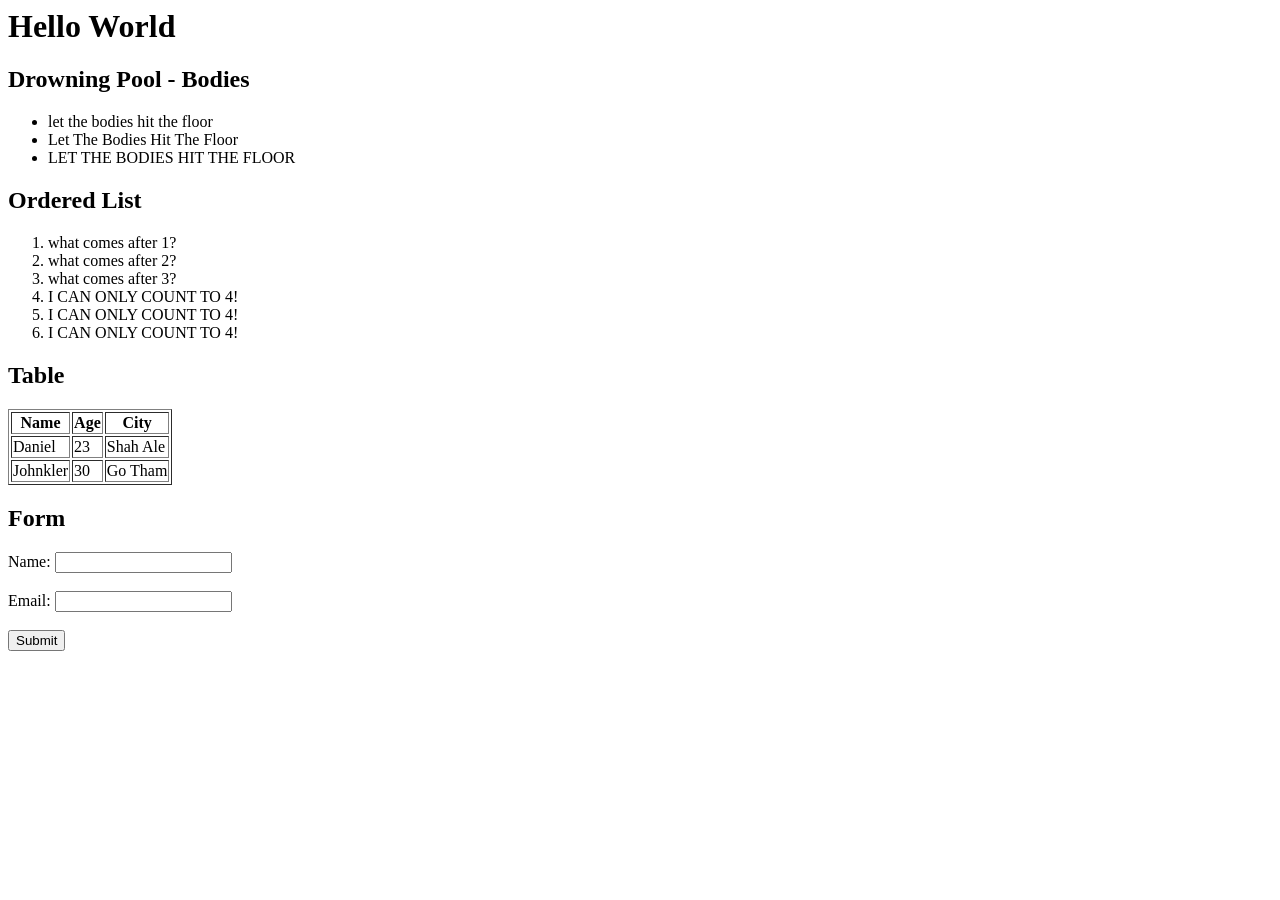
<file: Lab1/index.html>
<html>
    <head>
        <title>Hello World</title>
    </head>
    <body>
        <h1>Hello World</h1>
        
        <h2>Drowning Pool - Bodies</h2>
        <ul>
            <li>let the bodies hit the floor</li>
            <li>Let The Bodies Hit The Floor</li>
            <li>LET THE BODIES HIT THE FLOOR</li>
        </ul>
        
        <h2>Ordered List</h2>
        <ol>
            <li>what comes after 1?</li>
            <li>what comes after 2?</li>
            <li>what comes after 3?</li>
            <li>I CAN ONLY COUNT TO 4!</li>
            <li>I CAN ONLY COUNT TO 4!</li>
            <li>I CAN ONLY COUNT TO 4!</li>
        </ol>
        
        <h2>Table</h2>
        <table border="1">
            <tr>
                <th>Name</th>
                <th>Age</th>
                <th>City</th>
            </tr>
            <tr>
                <td>Daniel</td>
                <td>23</td>
                <td>Shah Ale</td>
            </tr>
            <tr>
                <td>Johnkler</td>
                <td>30</td>
                <td>Go Tham</td>
            </tr>
        </table>
        
        <h2>Form</h2>
        <form>
            <label for="name">Name:</label>
            <input type="text" id="name" name="name"><br><br>
            <label for="email">Email:</label>
            <input type="email" id="email" name="email"><br><br>
            <input type="submit" value="Submit">
        </form>
    </body>
</html>
</file>
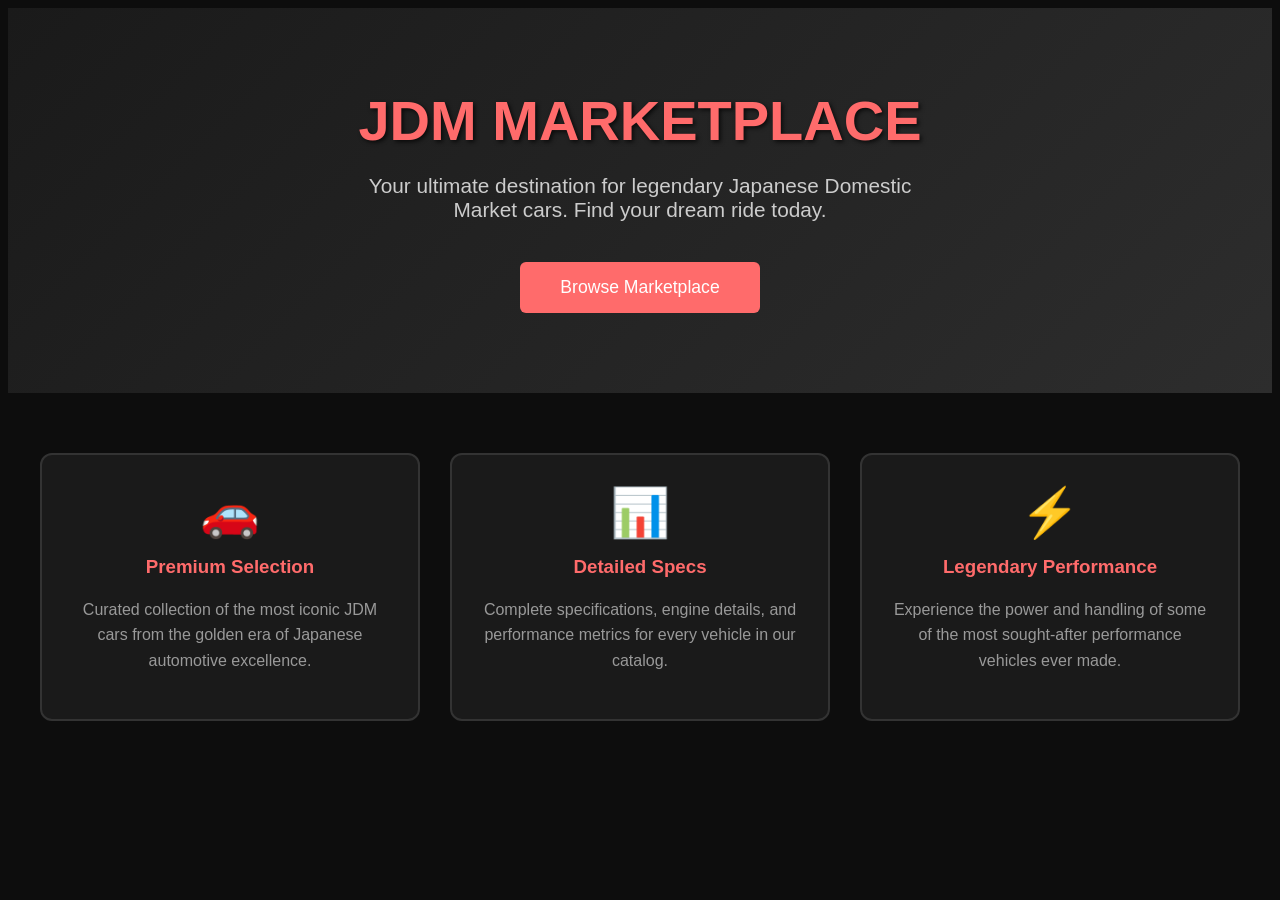
<file: Lab3/index.htm>
<!DOCTYPE html>
<html lang="en">
<head>
  <meta charset="UTF-8">
  <title>Home - JDM Marketplace</title>
  <link rel="stylesheet" href="style.css">
  <style>
    .hero {
      background: linear-gradient(135deg, #1a1a1a 0%, #2d2d2d 100%);
      padding: 80px 20px;
      text-align: center;
      color: white;
    }

    .hero h1 {
      font-size: 3.5em;
      margin: 0 0 20px 0;
      color: #ff6b6b;
      text-shadow: 2px 2px 4px rgba(0,0,0,0.7);
    }

    .hero p {
      font-size: 1.3em;
      color: #ccc;
      margin-bottom: 40px;
      max-width: 600px;
      margin-left: auto;
      margin-right: auto;
    }

    .cta-btn {
      display: inline-block;
      padding: 15px 40px;
      background: #ff6b6b;
      color: white;
      text-decoration: none;
      border-radius: 6px;
      font-size: 1.1em;
      cursor: pointer;
      transition: background 0.3s, transform 0.3s;
      border: none;
    }

    .cta-btn:hover {
      background: #ff5252;
      transform: scale(1.05);
    }

    .features {
      display: grid;
      grid-template-columns: repeat(3, 1fr);
      gap: 30px;
      padding: 60px 20px;
      max-width: 1200px;
      margin: 0 auto;
    }

    .feature-card {
      background: #1a1a1a;
      padding: 30px;
      border-radius: 12px;
      text-align: center;
      border: 2px solid #333;
      transition: border-color 0.3s;
    }

    .feature-card:hover {
      border-color: #ff6b6b;
    }

    .feature-card h3 {
      color: #ff6b6b;
      margin-top: 15px;
    }

    .feature-card p {
      color: #999;
      line-height: 1.6;
    }

    .icon {
      font-size: 3em;
      margin-bottom: 10px;
    }

    @media (max-width: 768px) {
      .hero h1 {
        font-size: 2.5em;
      }

      .features {
        grid-template-columns: 1fr;
      }
    }
  </style>
</head>
<body>

<div class="hero">
  <h1>JDM MARKETPLACE</h1>
  <p>Your ultimate destination for legendary Japanese Domestic Market cars. Find your dream ride today.</p>
  <a href="market.htm" class="cta-btn">Browse Marketplace</a>
</div>

<div class="features">
  <div class="feature-card">
    <div class="icon">🚗</div>
    <h3>Premium Selection</h3>
    <p>Curated collection of the most iconic JDM cars from the golden era of Japanese automotive excellence.</p>
  </div>

  <div class="feature-card">
    <div class="icon">📊</div>
    <h3>Detailed Specs</h3>
    <p>Complete specifications, engine details, and performance metrics for every vehicle in our catalog.</p>
  </div>

  <div class="feature-card">
    <div class="icon">⚡</div>
    <h3>Legendary Performance</h3>
    <p>Experience the power and handling of some of the most sought-after performance vehicles ever made.</p>
  </div>
</div>

</body>
</html>
</file>
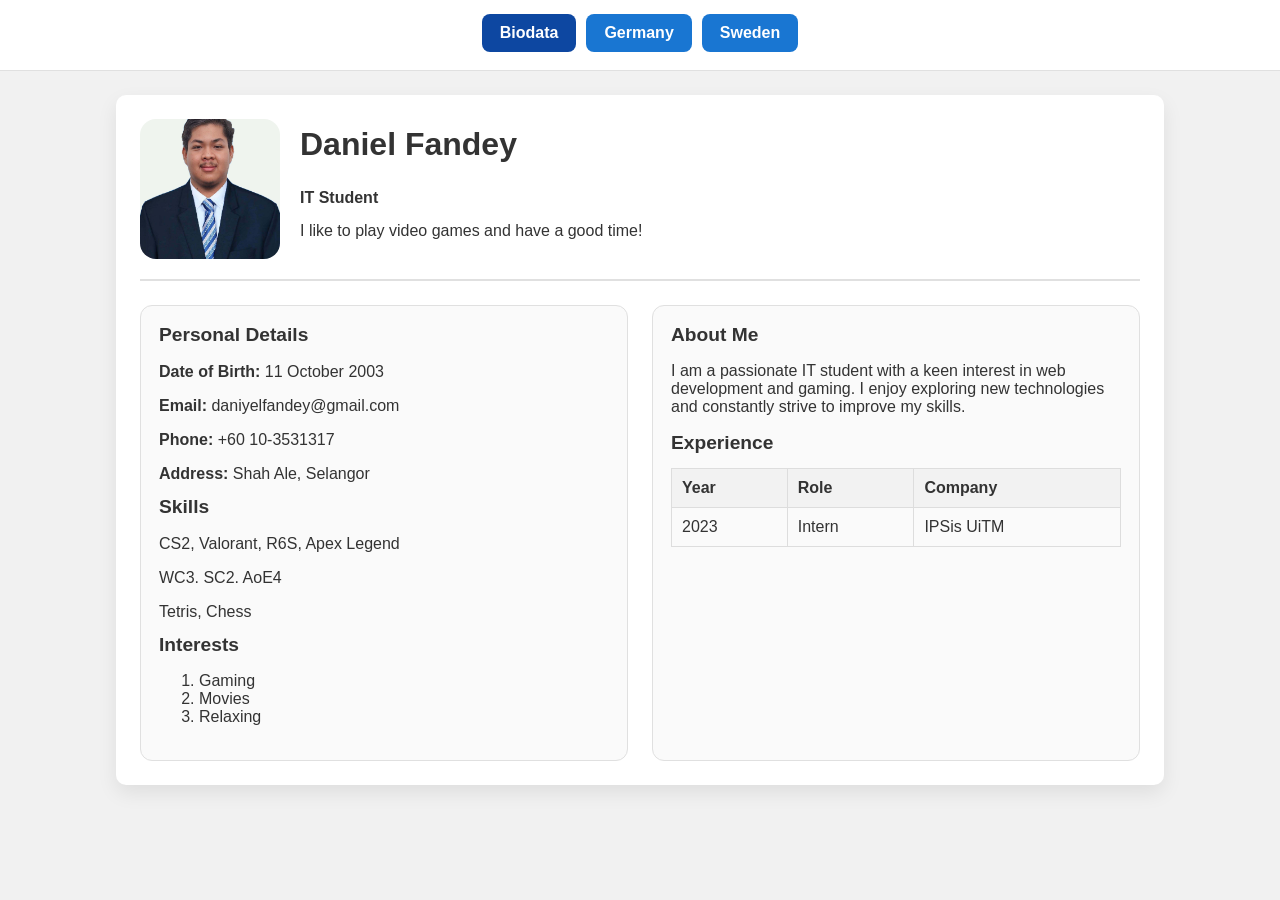
<file: Lab2/biodata.html>
<!DOCTYPE html>
<html lang="en">
    <head><link rel="icon" href="favicon.ico">
        <meta charset="UTF-8">
        <meta name="viewport" content="width=device-width, initial-scale=1.0">
        <title>Biodata</title>
        <style>
            body {
                font-family: Arial, sans-serif;
                margin: 0;
                padding: 0;
                background: #f1f1f1;
                color: #333;
            }
            .page {
                max-width: 1000px;
                margin: 24px auto;
                padding: 24px;
                background: #fff;
                border-radius: 10px;
                box-shadow: 0 8px 20px rgba(0, 0, 0, 0.08);
            }
            .page h1,
            .page h2,
            .page h3 {
                margin-top: 0;
            }
            .header {
                display: flex;
                flex-wrap: wrap;
                align-items: center;
                gap: 20px;
                border-bottom: 2px solid #e0e0e0;
                padding-bottom: 20px;
                margin-bottom: 24px;
            }
            .profile-photo {
                width: 140px;
                height: 140px;
                border-radius: 16px;
                object-fit: cover;
                background: #d9d9d9;
                display: block;
            }
            .profile-summary {
                flex: 1;
                min-width: 220px;
            }
            .profile-summary p {
                line-height: 1.6;
                margin: 8px 0;
            }
            .content-grid {
                display: grid;
                grid-template-columns: 1fr 1fr;
                gap: 24px;
            }
            .panel {
                background: #fafafa;
                border: 1px solid #e0e0e0;
                border-radius: 12px;
                padding: 18px;
            }
            .panel h2 {
                margin-bottom: 14px;
                font-size: 1.2rem;
            }
            .info-list,
            .skills-list {
                list-style: none;
                padding-left: 0;
                margin: 0;
            }
            .info-list li,
            .skills-list li {
                margin-bottom: 10px;
                line-height: 1.5;
            }
            .info-label {
                font-weight: 700;
            }
            .experience-table {
                width: 100%;
                border-collapse: collapse;
            }
            .experience-table th,
            .experience-table td {
                padding: 10px;
                border: 1px solid #ddd;
                text-align: left;
            }
            .experience-table th {
                background: #f2f2f2;
            }
            .form-group {
                display: flex;
                flex-direction: column;
                gap: 8px;
                margin-bottom: 16px;
            }
            .form-group input,
            .form-group textarea {
                padding: 10px;
                border: 1px solid #ccc;
                border-radius: 6px;
                font-size: 1rem;
                width: 100%;
            }
            .form-group textarea {
                resize: vertical;
                min-height: 100px;
            }
            .button {
                display: inline-block;
                padding: 10px 18px;
                background: #1976d2;
                color: #fff;
                border: none;
                border-radius: 8px;
                cursor: pointer;
                text-decoration: none;
                font-weight: 600;
            }
            .nav-bar {
                display: flex;
                flex-wrap: wrap;
                justify-content: center;
                gap: 10px;
                padding: 14px 0 18px;
                margin-bottom: 20px;
                background: #fff;
                border-bottom: 1px solid #e0e0e0;
            }
            .nav-link {
                display: inline-block;
                padding: 10px 18px;
                background: #1976d2;
                color: #fff;
                border-radius: 8px;
                text-decoration: none;
                font-weight: 600;
                transition: background 0.2s ease;
            }
            .nav-link:hover {
                background: #145ea8;
            }
            .nav-link.active {
                background: #0d47a1;
            }
            @media (max-width: 760px) {
                .content-grid {
                    grid-template-columns: 1fr;
                }
            }
        </style>
    </head>
    <body>
        <nav class="nav-bar">
            <a class="nav-link active" href="biodata.html">Biodata</a>
            <a class="nav-link" href="place1.html">Germany</a>
            <a class="nav-link" href="place2.html">Sweden</a>
        </nav>
        <div class="page">
            <div class="header">
                <img class="profile-photo" src="profile.jpg" alt="Profile photo">
                <div class="profile-summary">
                    <h1>Daniel Fandey</h1>
                    <p><strong>IT Student</strong></p>
                    <p>I like to play video games and have a good time!</p>
                </div>
            </div>

            <div class="content-grid">
                <section class="panel">
                    <h2>Personal Details</h2>
                    <ul class="info-list">
                        <li><span class="info-label">Date of Birth:</span> 11 October 2003</li>
                        <li><span class="info-label">Email:</span> daniyelfandey@gmail.com</li>
                        <li><span class="info-label">Phone:</span> +60 10-3531317</li>
                        <li><span class="info-label">Address:</span> Shah Ale, Selangor</li>
                    </ul>

                    <h2>Skills</h2>
                    <ul class="skills-list">
                        <li>CS2, Valorant, R6S, Apex Legend</li>
                        <li>WC3. SC2. AoE4</li>
                        <li>Tetris, Chess</li>
                    </ul>

                    <h2>Interests</h2>
                    <ol>
                        <li>Gaming</li>
                        <li>Movies</li>
                        <li>Relaxing</li>
                    </ol>
                </section>

                <section class="panel">
                    <h2>About Me</h2>
                    <p>I am a passionate IT student with a keen interest in web development and gaming. I enjoy exploring new technologies and constantly strive to improve my skills.</p>

                    <h2>Experience</h2>
                    <table class="experience-table">
                        <thead>
                            <tr>
                                <th>Year</th>
                                <th>Role</th>
                                <th>Company</th>
                            </tr>
                        </thead>
                        <tbody>
                            <tr>
                                <td>2023</td>
                                <td>Intern</td>
                                <td>IPSis UiTM</td>
                            </tr>
                            
                        </tbody>
                    </table>
<!--                    
                    <h2>Contact Form</h2>
                    <form>
                        <div class="form-group">
                            <label for="fullname">Full Name</label>
                            <input type="text" id="fullname" name="fullname" placeholder="Enter your name">
                        </div>
                        <div class="form-group">
                            <label for="email">Email</label>
                            <input type="email" id="email" name="email" placeholder="Enter your email">
                        </div>
                        <div class="form-group">
                            <label for="message">Message</label>
                            <textarea id="message" name="message" placeholder="Write a short message"></textarea>
                        </div>
                        <button type="submit" class="button">Send Message</button>
                    </form>
                </section>
            </div>
        </div>
    </body>
</html>
-->
</file>
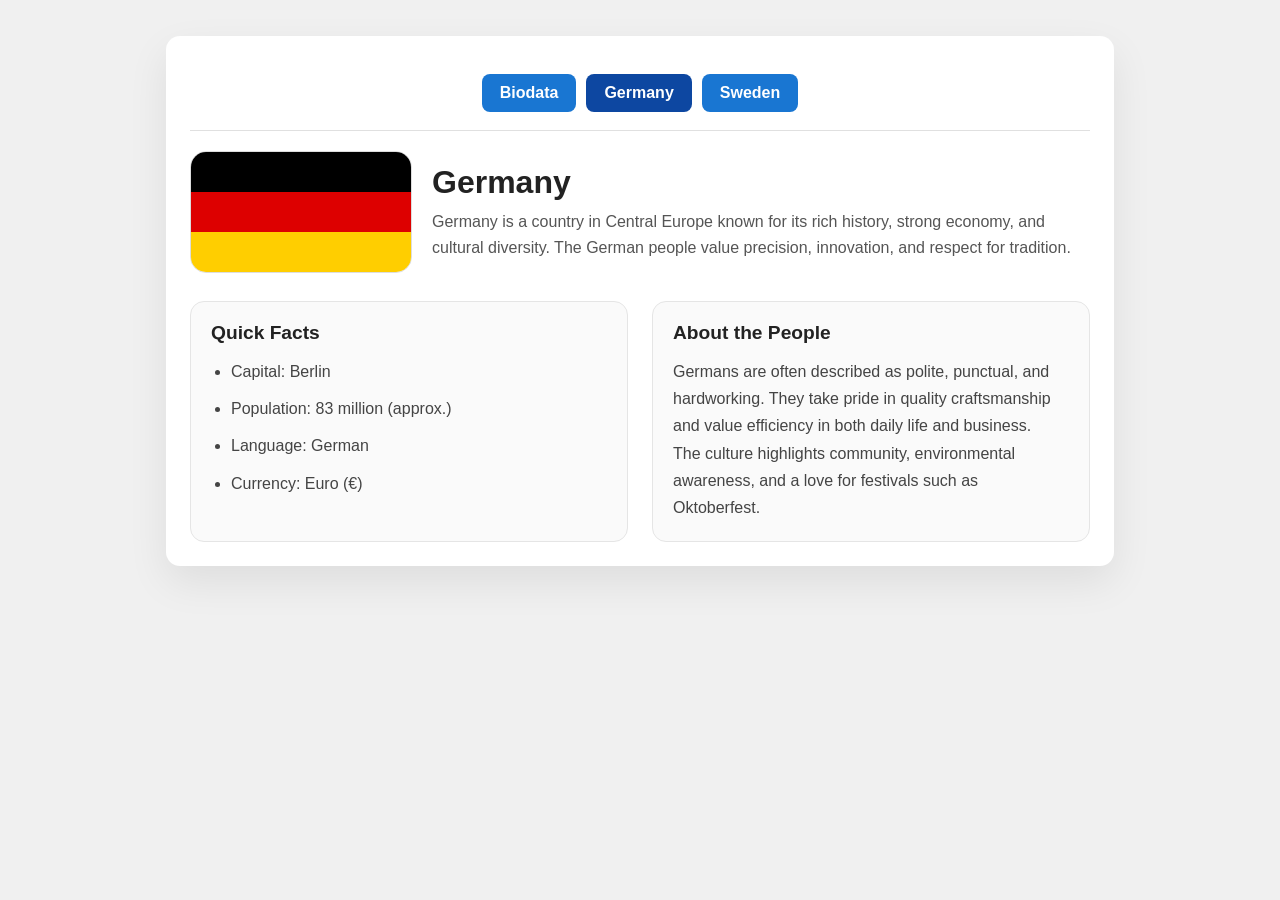
<file: Lab2/place1.html>
<!DOCTYPE html>
<html lang="en">
    <head><link rel="icon" href="favicon.ico">
        <meta charset="UTF-8">
        <meta name="viewport" content="width=device-width, initial-scale=1.0">
        <title>Germany</title>
        <style>
            body {
                margin: 0;
                font-family: Arial, sans-serif;
                background: #f0f0f0;
                color: #222;
            }
            .container {
                max-width: 900px;
                margin: 36px auto;
                padding: 24px;
                background: #fff;
                border-radius: 14px;
                box-shadow: 0 16px 40px rgba(0, 0, 0, 0.08);
            }
            .hero {
                display: flex;
                flex-wrap: wrap;
                align-items: center;
                gap: 20px;
                margin-bottom: 28px;
            }
            .nav-bar {
                display: flex;
                flex-wrap: wrap;
                justify-content: center;
                gap: 10px;
                padding: 14px 0 18px;
                margin-bottom: 20px;
                background: #fff;
                border-bottom: 1px solid #e0e0e0;
            }
            .nav-link {
                display: inline-block;
                padding: 10px 18px;
                background: #1976d2;
                color: #fff;
                border-radius: 8px;
                text-decoration: none;
                font-weight: 600;
                transition: background 0.2s ease;
            }
            .nav-link:hover {
                background: #145ea8;
            }
            .nav-link.active {
                background: #0d47a1;
            }
            .flag-card {
                width: 220px;
                height: 120px;
                border-radius: 16px;
                overflow: hidden;
                border: 1px solid #ddd;
                box-shadow: inset 0 0 0 1px rgba(0,0,0,0.03);
            }
            .flag-stripe {
                width: 100%;
                height: 33.33%;
            }
            .flag-black { background: #000; }
            .flag-red { background: #dd0000; }
            .flag-gold { background: #ffce00; }
            .title-block {
                flex: 1;
                min-width: 240px;
            }
            .title-block h1 {
                margin: 0 0 8px;
                font-size: 2rem;
            }
            .title-block p {
                margin: 0;
                color: #555;
                line-height: 1.6;
            }
            .details {
                display: grid;
                gap: 24px;
                grid-template-columns: 1fr 1fr;
            }
            .panel {
                background: #fafafa;
                border: 1px solid #e5e5e5;
                border-radius: 14px;
                padding: 20px;
            }
            .panel h2 {
                margin-top: 0;
                margin-bottom: 14px;
                font-size: 1.2rem;
            }
            .panel p,
            .panel ul {
                margin: 0;
                line-height: 1.7;
                color: #444;
            }
            .panel ul {
                padding-left: 20px;
            }
            .panel li {
                margin-bottom: 10px;
            }
            @media (max-width: 720px) {
                .hero,
                .details {
                    grid-template-columns: 1fr;
                }
            }
        </style>
    </head>
    <body>
        <div class="container">
            <nav class="nav-bar">
                <a class="nav-link" href="biodata.html">Biodata</a>
                <a class="nav-link active" href="place1.html">Germany</a>
                <a class="nav-link" href="place2.html">Sweden</a>
            </nav>
            <div class="hero">
                <div class="flag-card">
                    <div class="flag-stripe flag-black"></div>
                    <div class="flag-stripe flag-red"></div>
                    <div class="flag-stripe flag-gold"></div>
                </div>
                <div class="title-block">
                    <h1>Germany</h1>
                    <p>Germany is a country in Central Europe known for its rich history, strong economy, and cultural diversity. The German people value precision, innovation, and respect for tradition.</p>
                </div>
            </div>
            <div class="details">
                <section class="panel">
                    <h2>Quick Facts</h2>
                    <ul>
                        <li>Capital: Berlin</li>
                        <li>Population: 83 million (approx.)</li>
                        <li>Language: German</li>
                        <li>Currency: Euro (€)</li>
                    </ul>
                </section>
                <section class="panel">
                    <h2>About the People</h2>
                    <p>Germans are often described as polite, punctual, and hardworking. They take pride in quality craftsmanship and value efficiency in both daily life and business.</p>
                    <p>The culture highlights community, environmental awareness, and a love for festivals such as Oktoberfest.</p>
                </section>
            </div>
        </div>
    </body>
</html>
</file>
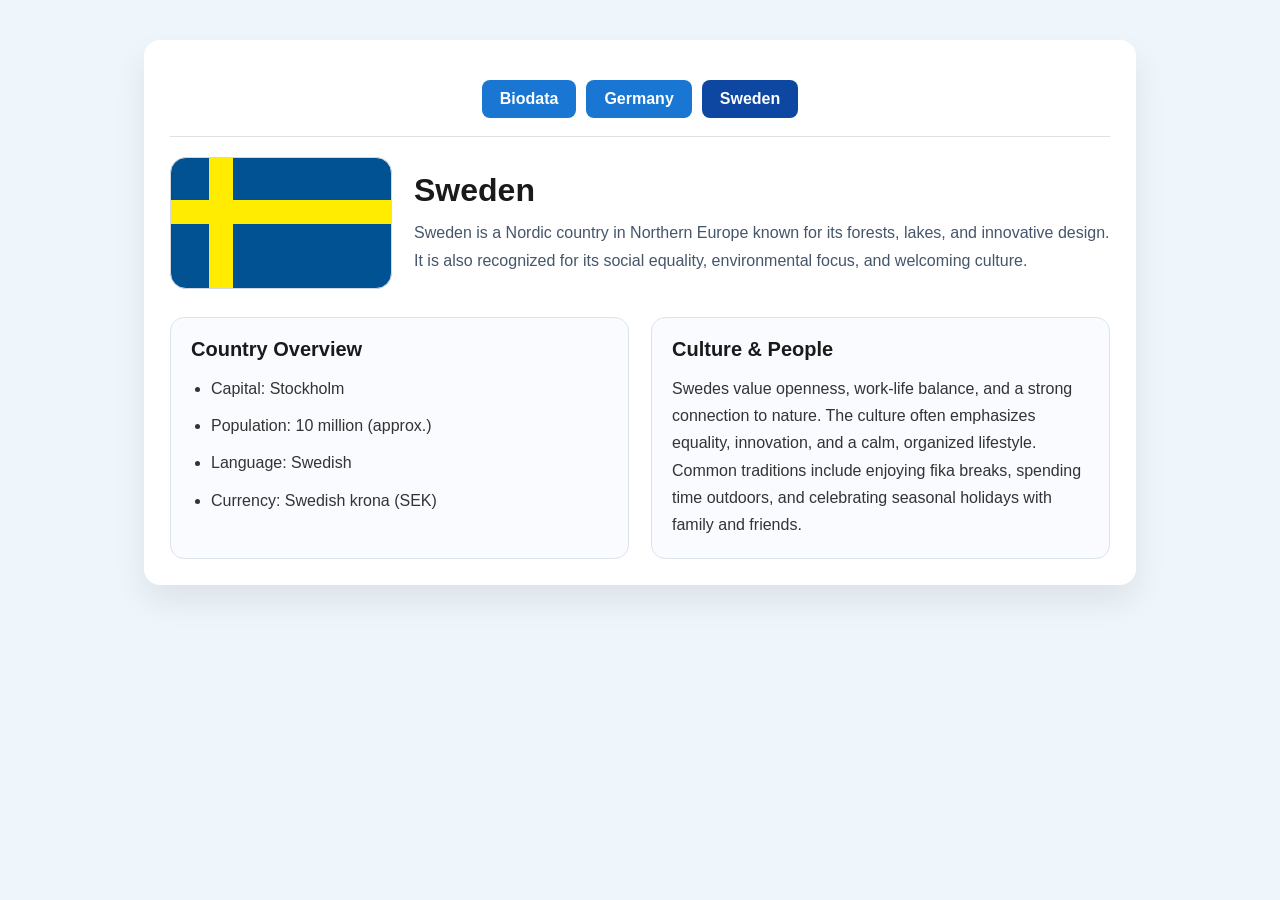
<file: Lab2/place2.html>
<!DOCTYPE html>
<html lang="en">
    <head><link rel="icon" href="favicon.ico">
        <meta charset="UTF-8">
        <meta name="viewport" content="width=device-width, initial-scale=1.0">
        <title>Sweden</title>
        <style>
            body {
                margin: 0;
                font-family: Arial, sans-serif;
                background: #eef5fb;
                color: #1a1a1a;
            }
            .container {
                max-width: 940px;
                margin: 40px auto;
                padding: 26px;
                background: #fff;
                border-radius: 16px;
                box-shadow: 0 16px 32px rgba(0, 0, 0, 0.08);
            }
            .header {
                display: flex;
                flex-wrap: wrap;
                align-items: center;
                gap: 22px;
                margin-bottom: 28px;
            }
            .nav-bar {
                display: flex;
                flex-wrap: wrap;
                justify-content: center;
                gap: 10px;
                padding: 14px 0 18px;
                margin-bottom: 20px;
                background: #fff;
                border-bottom: 1px solid #e0e0e0;
            }
            .nav-link {
                display: inline-block;
                padding: 10px 18px;
                background: #1976d2;
                color: #fff;
                border-radius: 8px;
                text-decoration: none;
                font-weight: 600;
                transition: background 0.2s ease;
            }
            .nav-link:hover {
                background: #145ea8;
            }
            .nav-link.active {
                background: #0d47a1;
            }
            .flag-block {
                width: 220px;
                height: 130px;
                border-radius: 16px;
                overflow: hidden;
                border: 1px solid #d0d7e1;
                box-shadow: inset 0 0 0 1px rgba(0, 0, 0, 0.03);
                background: #005293;
                position: relative;
            }
            .flag-cross {
                position: absolute;
                left: 0;
                top: 0;
                width: 100%;
                height: 100%;
            }
            .flag-cross::before,
            .flag-cross::after {
                content: "";
                position: absolute;
                background: #ffec00;
            }
            .flag-cross::before {
                left: 38px;
                top: 0;
                width: 24px;
                height: 100%;
            }
            .flag-cross::after {
                left: 0;
                top: 42px;
                width: 100%;
                height: 24px;
            }
            .title {
                flex: 1;
                min-width: 240px;
            }
            .title h1 {
                margin: 0 0 10px;
                font-size: 2rem;
            }
            .title p {
                margin: 0;
                line-height: 1.7;
                color: #45556b;
            }
            .content {
                display: grid;
                grid-template-columns: 1fr 1fr;
                gap: 22px;
            }
            .panel {
                background: #f9fbff;
                border: 1px solid #dbe4ed;
                border-radius: 14px;
                padding: 20px;
            }
            .panel h2 {
                margin-top: 0;
                margin-bottom: 14px;
                font-size: 1.25rem;
            }
            .panel p,
            .panel ul {
                margin: 0;
                color: #333;
                line-height: 1.7;
            }
            .panel ul {
                padding-left: 20px;
            }
            .panel li {
                margin-bottom: 10px;
            }
            @media (max-width: 768px) {
                .content,
                .header {
                    grid-template-columns: 1fr;
                }
                .header {
                    display: block;
                }
            }
        </style>
    </head>
    <body>
        <div class="container">
            <nav class="nav-bar">
                <a class="nav-link" href="biodata.html">Biodata</a>
                <a class="nav-link" href="place1.html">Germany</a>
                <a class="nav-link active" href="place2.html">Sweden</a>
            </nav>
            <div class="header">
                <div class="flag-block">
                    <div class="flag-cross"></div>
                </div>
                <div class="title">
                    <h1>Sweden</h1>
                    <p>Sweden is a Nordic country in Northern Europe known for its forests, lakes, and innovative design. It is also recognized for its social equality, environmental focus, and welcoming culture.</p>
                </div>
            </div>
            <div class="content">
                <section class="panel">
                    <h2>Country Overview</h2>
                    <ul>
                        <li>Capital: Stockholm</li>
                        <li>Population: 10 million (approx.)</li>
                        <li>Language: Swedish</li>
                        <li>Currency: Swedish krona (SEK)</li>
                    </ul>
                </section>
                <section class="panel">
                    <h2>Culture & People</h2>
                    <p>Swedes value openness, work-life balance, and a strong connection to nature. The culture often emphasizes equality, innovation, and a calm, organized lifestyle.</p>
                    <p>Common traditions include enjoying fika breaks, spending time outdoors, and celebrating seasonal holidays with family and friends.</p>
                </section>
            </div>
        </div>
    </body>
</html>
</file>
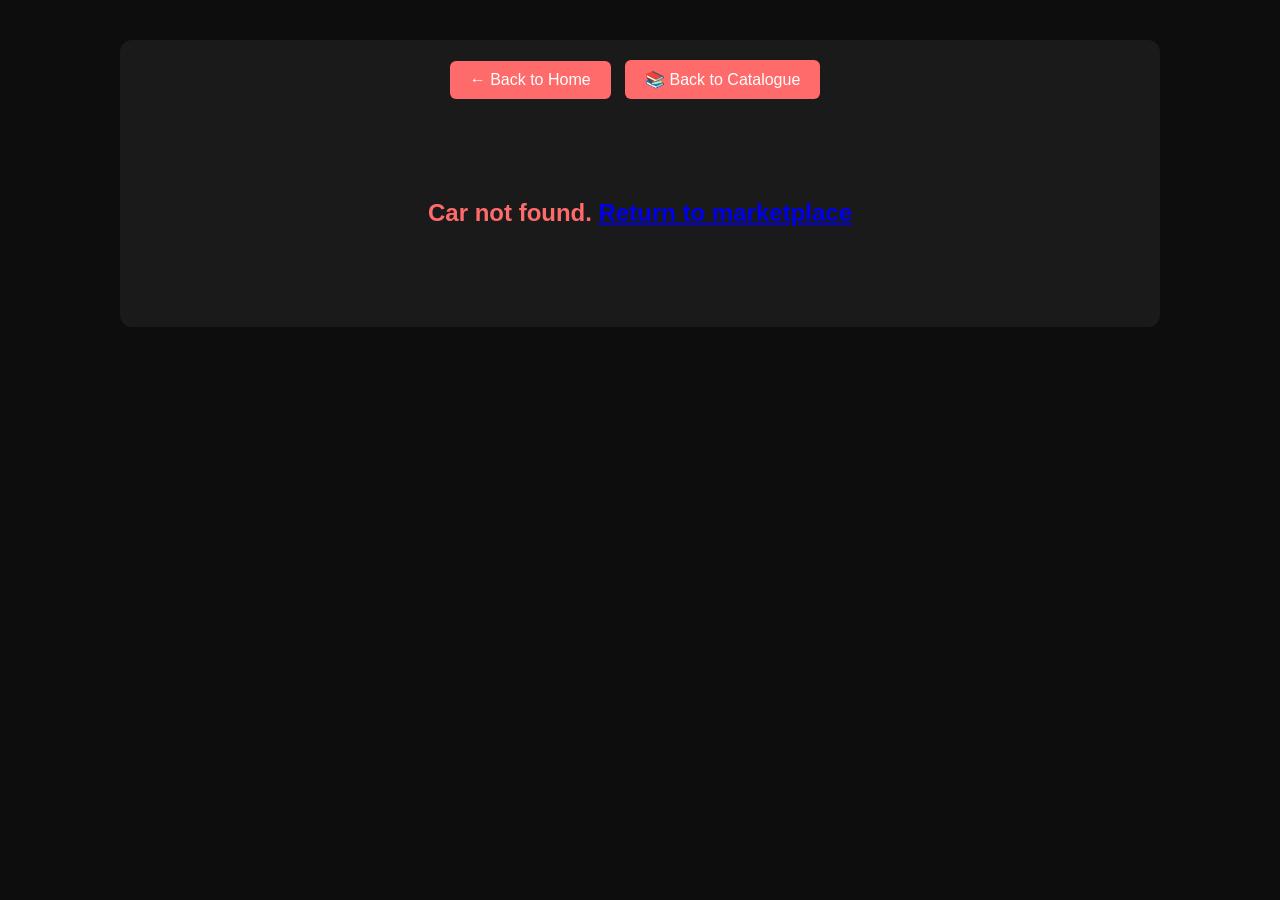
<file: Lab3/detail.htm>
<!DOCTYPE html>
<html lang="en">
<head>
  <meta charset="UTF-8">
  <title>Car Details - JDM Marketplace</title>
  <link rel="stylesheet" href="style.css">
  <style>
    .detail-container {
      max-width: 1000px;
      margin: 40px auto;
      padding: 20px;
      background: #1a1a1a;
      border-radius: 12px;
    }

    .back-btn {
      display: inline-block;
      margin-bottom: 20px;
      padding: 10px 20px;
      background: #ff6b6b;
      color: white;
      text-decoration: none;
      border-radius: 6px;
      cursor: pointer;
      transition: background 0.3s;
      margin-right: 10px;
    }

    .back-btn:hover {
      background: #ff5252;
    }

    .detail-grid {
      display: grid;
      grid-template-columns: 1fr 1fr;
      gap: 30px;
      align-items: start;
    }

    .detail-image {
      width: 100%;
      border-radius: 12px;
      overflow: hidden;
    }

    .detail-image img {
      width: 100%;
      height: 400px;
      object-fit: cover;
    }

    .detail-info {
      color: white;
      text-align: left;
    }

    .detail-info h1 {
      font-size: 2.5em;
      margin: 0 0 10px 0;
      color: #ff6b6b;
    }

    .price {
      font-size: 1.8em;
      font-weight: bold;
      color: #4ecdc4;
      margin-bottom: 20px;
    }

    .specs {
      background: #0d0d0d;
      padding: 20px;
      border-radius: 8px;
      margin-bottom: 20px;
    }

    .spec-item {
      display: flex;
      justify-content: space-between;
      padding: 10px 0;
      border-bottom: 1px solid #333;
    }

    .spec-item:last-child {
      border-bottom: none;
    }

    .spec-label {
      color: #999;
      font-weight: bold;
    }

    .spec-value {
      color: #4ecdc4;
      font-weight: bold;
    }

    .description {
      font-size: 1.1em;
      line-height: 1.6;
      margin: 20px 0;
    }

    .action-btn {
      display: block;
      width: 100%;
      padding: 15px;
      margin-top: 20px;
      background: #ff6b6b;
      color: white;
      border: none;
      border-radius: 6px;
      font-size: 1.1em;
      cursor: pointer;
      transition: background 0.3s;
    }

    .action-btn:hover {
      background: #ff5252;
    }

    .not-found {
      text-align: center;
      padding: 60px 20px;
      color: #ff6b6b;
    }

    @media (max-width: 768px) {
      .detail-grid {
        grid-template-columns: 1fr;
      }

      .detail-info h1 {
        font-size: 2em;
      }
    }
  </style>
</head>
<body>

<div class="detail-container">
  <a href="index.htm" class="back-btn">← Back to Home</a>
  <a href="market.htm" class="back-btn">📚 Back to Catalogue</a>
  
  <div id="carDetail"></div>
  <div id="notFound" class="not-found" style="display:none;">
    <h2>Car not found. <a href="market.htm">Return to marketplace</a></h2>
  </div>
</div>

<script src="script.js"></script>
<script>
  document.addEventListener("DOMContentLoaded", function() {
    const car = getCarFromURL();
    const detailDiv = document.getElementById("carDetail");
    const notFoundDiv = document.getElementById("notFound");

    if (car) {
      detailDiv.innerHTML = `
        <div class="detail-grid">
          <div class="detail-image">
            <img src="${car.image}" alt="${car.name}">
          </div>
          <div class="detail-info">
            <h1>${car.name}</h1>
            <div class="price">${car.price}</div>
            
            <div class="specs">
              <div class="spec-item">
                <span class="spec-label">Year:</span>
                <span class="spec-value">${car.year}</span>
              </div>
              <div class="spec-item">
                <span class="spec-label">Engine:</span>
                <span class="spec-value">${car.engine}</span>
              </div>
              <div class="spec-item">
                <span class="spec-label">Horsepower:</span>
                <span class="spec-value">${car.horsepower}</span>
              </div>
              <div class="spec-item">
                <span class="spec-label">Weight:</span>
                <span class="spec-value">${car.weight}</span>
              </div>
            </div>

            <div class="description">${car.fullDesc}</div>
          </div>
        </div>
      `;
    } else {
      detailDiv.style.display = "none";
      notFoundDiv.style.display = "block";
    }
  });
</script>

</body>
</html>
</file>
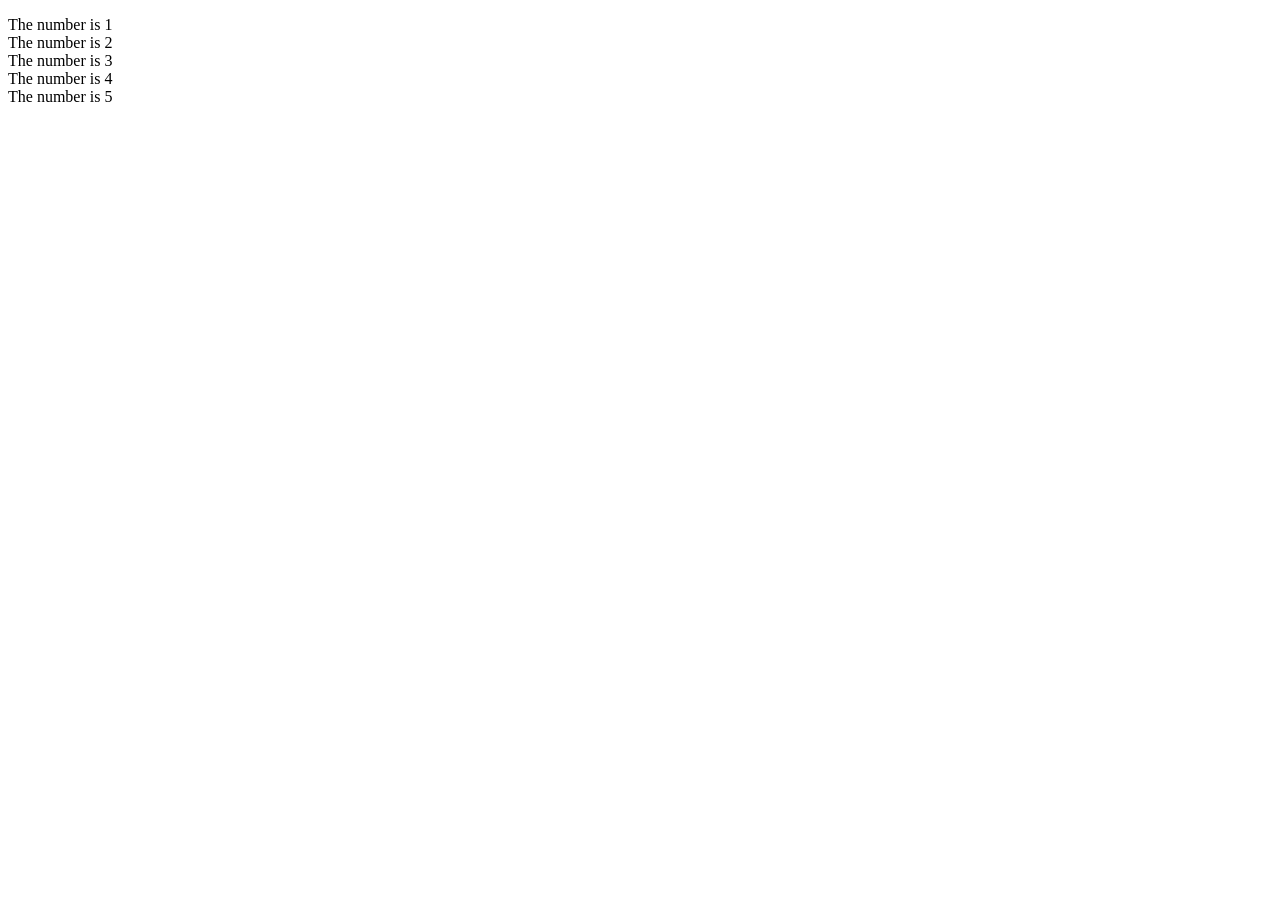
<file: Lab4/lab4a_q3.html>
<!DOCTYPE html>
<html>
<body>
    <p id="demo"></p>

    <script>
        let text = "";

       
        for (let i = 0; i < 5; i++) {
           
            text += "The number is " + (i + 1) + "<br>";
        }

        document.getElementById("demo").innerHTML = text;
    </script>
</body>
</html>
</file>
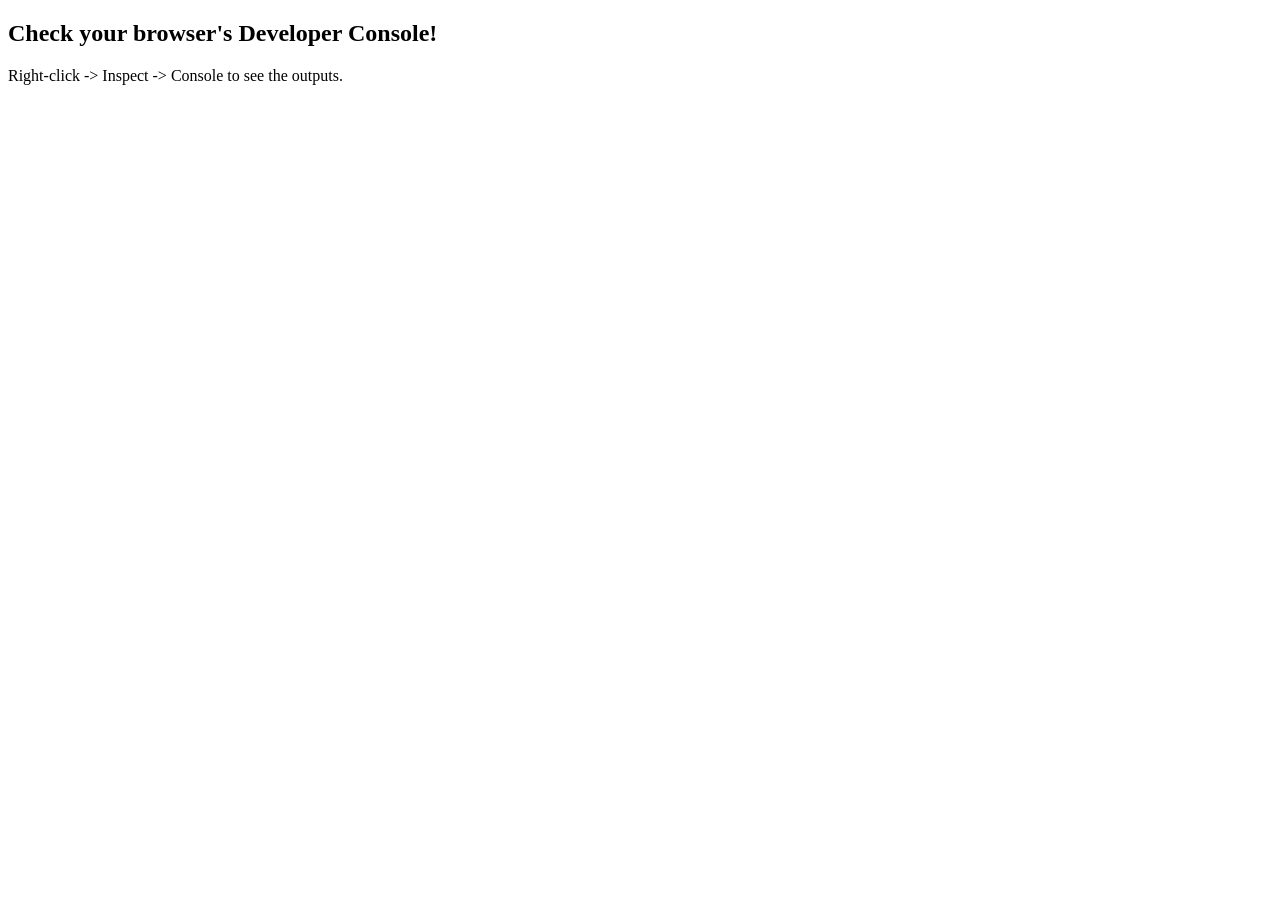
<file: Lab4/lab4b_q2.html>
<!DOCTYPE html>
<html>
<head>
    <title>JSON Book Details</title>
    <script src="https://ajax.googleapis.com/ajax/libs/jquery/3.7.1/jquery.min.js"></script>
</head>
<body>
    <h2>Check your browser's Developer Console!</h2>
    <p>Right-click -> Inspect -> Console to see the outputs.</p>

    <script>
        $(document).ready(function() {
            // Fetch the JSON file using jQuery
            $.getJSON("books.json", function(data) {
                // The title of the first book
                console.log("Title of first book: " + data[0].title);
                
                // The author of the second book
                console.log("Author of second book: " + data[1].author);
                
                // The genres of all books
                console.log("Genres of all books:");
                $.each(data, function(index, book) {
                    console.log(book.title + ": " + book.genres.join(", "));
                });
            }).fail(function() {
                console.log("An error occurred fetching the JSON file. Note: This needs to be run on a local server to avoid CORS issues.");
            });
        });
    </script>
</body>
</html>
</file>
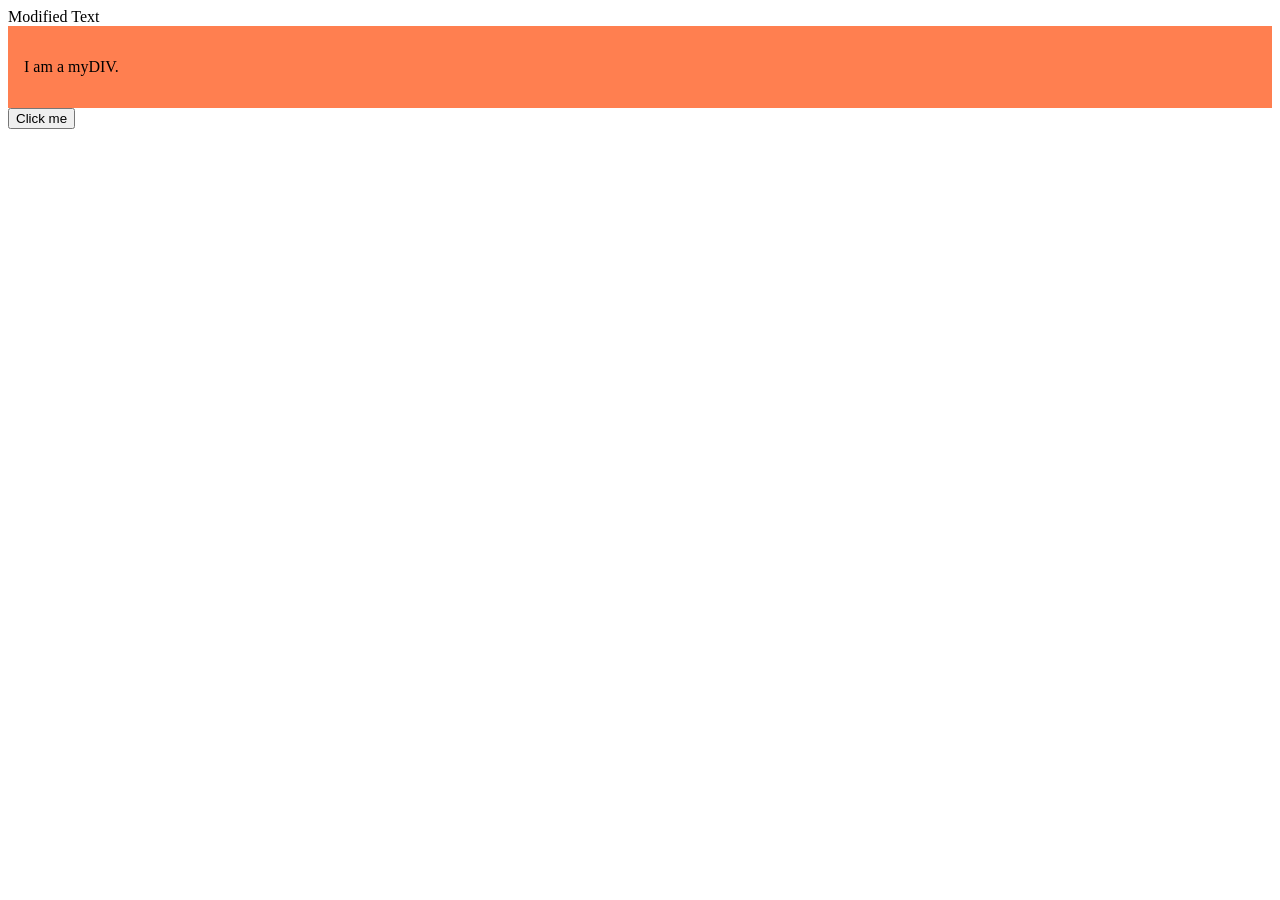
<file: Lab4/lab4b_q3.html>
<!DOCTYPE html>
<html>
<head>
    <title>jQuery DOM Operations</title>
    <script src="https://ajax.googleapis.com/ajax/libs/jquery/3.7.1/jquery.min.js"></script>
    <style>
        .myStyle {
            background-color: coral;
            padding: 16px;
        }
    </style>
</head>
<body>
    <div id="myElement">Original Text</div>
    <div id="myDIV">
        <p>I am a myDIV.</p>
    </div>
    <button id="myButton">Click me</button>

    <script>
        // a 
        // jQuery equivalent for textContent
        $("#myElement").text("Modified Text");

        // b 
        // jQuery equivalent for classList.add
        $("#myDIV").addClass("myStyle");

        // c 
        // jQuery equivalent for addEventListener
        $("#myButton").on("click", function() {
            alert("Button clicked!");
        });
    </script>
</body>
</html>
</file>
<file: Lab3/style.css>
body {
  font-family: Arial;
  background: #0d0d0d;
  color: white;
  text-align: center;
}

.title {
  margin: 20px;
}

.grid {
  display: grid;
  grid-template-columns: repeat(3, 1fr);
  gap: 20px;
  padding: 20px;
}

.card {
  background: #1a1a1a;
  border-radius: 12px;
  overflow: hidden;
  cursor: pointer;
  transition: transform 0.3s ease, box-shadow 0.3s ease;
  border: 2px solid transparent;
}

/* 🔥 Hover effect */
.card:hover {
  transform: scale(1.08);
  box-shadow: 0 0 20px rgba(255, 107, 107, 0.5);
  border-color: #ff6b6b;
}

.card img {
  width: 100%;
  height: 200px;
  object-fit: cover;
}

.card h3 {
  margin: 15px 10px 5px 10px;
  font-size: 1.2em;
}

.card p {
  margin: 0 10px 15px 10px;
  color: #999;
  font-size: 0.9em;
}
</file>
